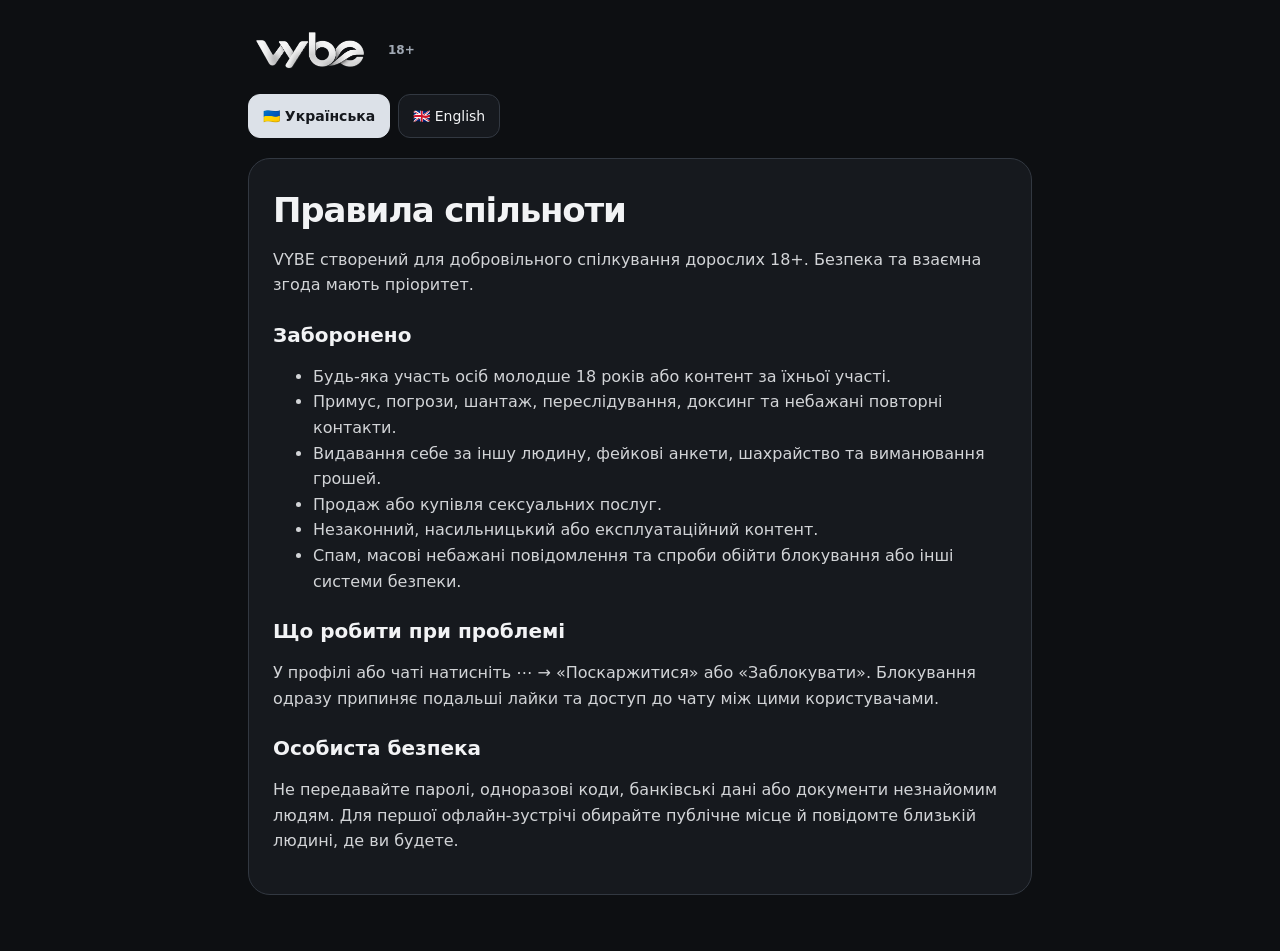
<file: community.html>
<!doctype html><html lang="uk"><head><meta charset="utf-8"><meta name="viewport" content="width=device-width,initial-scale=1"><title>VYBE — Community Rules</title><link rel="stylesheet" href="./legal.css?v=20261006-silver1"></head><body><main class="wrap"><div class="brand"><img src="./assets/vybe-wordmark.svg?v=20261010-brand2" width="128" height="51" alt="VYBE"><span>18+</span></div><div class="lang"><button data-set-lang="uk">🇺🇦 Українська</button><button data-set-lang="en">🇬🇧 English</button></div><section class="card" data-lang="uk"><h1>Правила спільноти</h1><p>VYBE створений для добровільного спілкування дорослих 18+. Безпека та взаємна згода мають пріоритет.</p><h2>Заборонено</h2><ul><li>Будь-яка участь осіб молодше 18 років або контент за їхньої участі.</li><li>Примус, погрози, шантаж, переслідування, доксинг та небажані повторні контакти.</li><li>Видавання себе за іншу людину, фейкові анкети, шахрайство та виманювання грошей.</li><li>Продаж або купівля сексуальних послуг.</li><li>Незаконний, насильницький або експлуатаційний контент.</li><li>Спам, масові небажані повідомлення та спроби обійти блокування або інші системи безпеки.</li></ul><h2>Що робити при проблемі</h2><p>У профілі або чаті натисніть ⋯ → «Поскаржитися» або «Заблокувати». Блокування одразу припиняє подальші лайки та доступ до чату між цими користувачами.</p><h2>Особиста безпека</h2><p>Не передавайте паролі, одноразові коди, банківські дані або документи незнайомим людям. Для першої офлайн-зустрічі обирайте публічне місце й повідомте близькій людині, де ви будете.</p></section><section class="card" data-lang="en"><h1>Community Rules</h1><p>VYBE is built for voluntary communication between adults aged 18+. Safety and mutual consent come first.</p><h2>Not allowed</h2><ul><li>Any participation by people under 18 or content involving minors.</li><li>Coercion, threats, blackmail, harassment, doxxing or repeated unwanted contact.</li><li>Impersonation, fake profiles, scams or attempts to obtain money fraudulently.</li><li>Buying or selling sexual services.</li><li>Illegal, violent or exploitative content.</li><li>Spam, mass unsolicited messages or attempts to bypass blocks and other safety systems.</li></ul><h2>If something goes wrong</h2><p>From a profile or chat, tap ⋯ → Report or Block. Blocking immediately prevents new likes and further chat access between those users.</p><h2>Personal safety</h2><p>Never share passwords, one-time codes, banking details or identity documents with strangers. For a first offline meeting, choose a public place and tell someone you trust where you will be.</p></section></main><script>let lang="uk";try{lang=JSON.parse(localStorage.getItem("vybeLanguage"))||"uk"}catch{};if(lang!=="en")lang="uk";function render(){document.documentElement.lang=lang;document.querySelectorAll("[data-lang]").forEach(x=>x.classList.toggle("active",x.dataset.lang===lang));document.querySelectorAll("[data-set-lang]").forEach(x=>x.classList.toggle("active",x.dataset.setLang===lang))}document.querySelectorAll("[data-set-lang]").forEach(x=>x.onclick=()=>{lang=x.dataset.setLang;localStorage.setItem("vybeLanguage",JSON.stringify(lang));render()});render();</script></body></html>
</file>
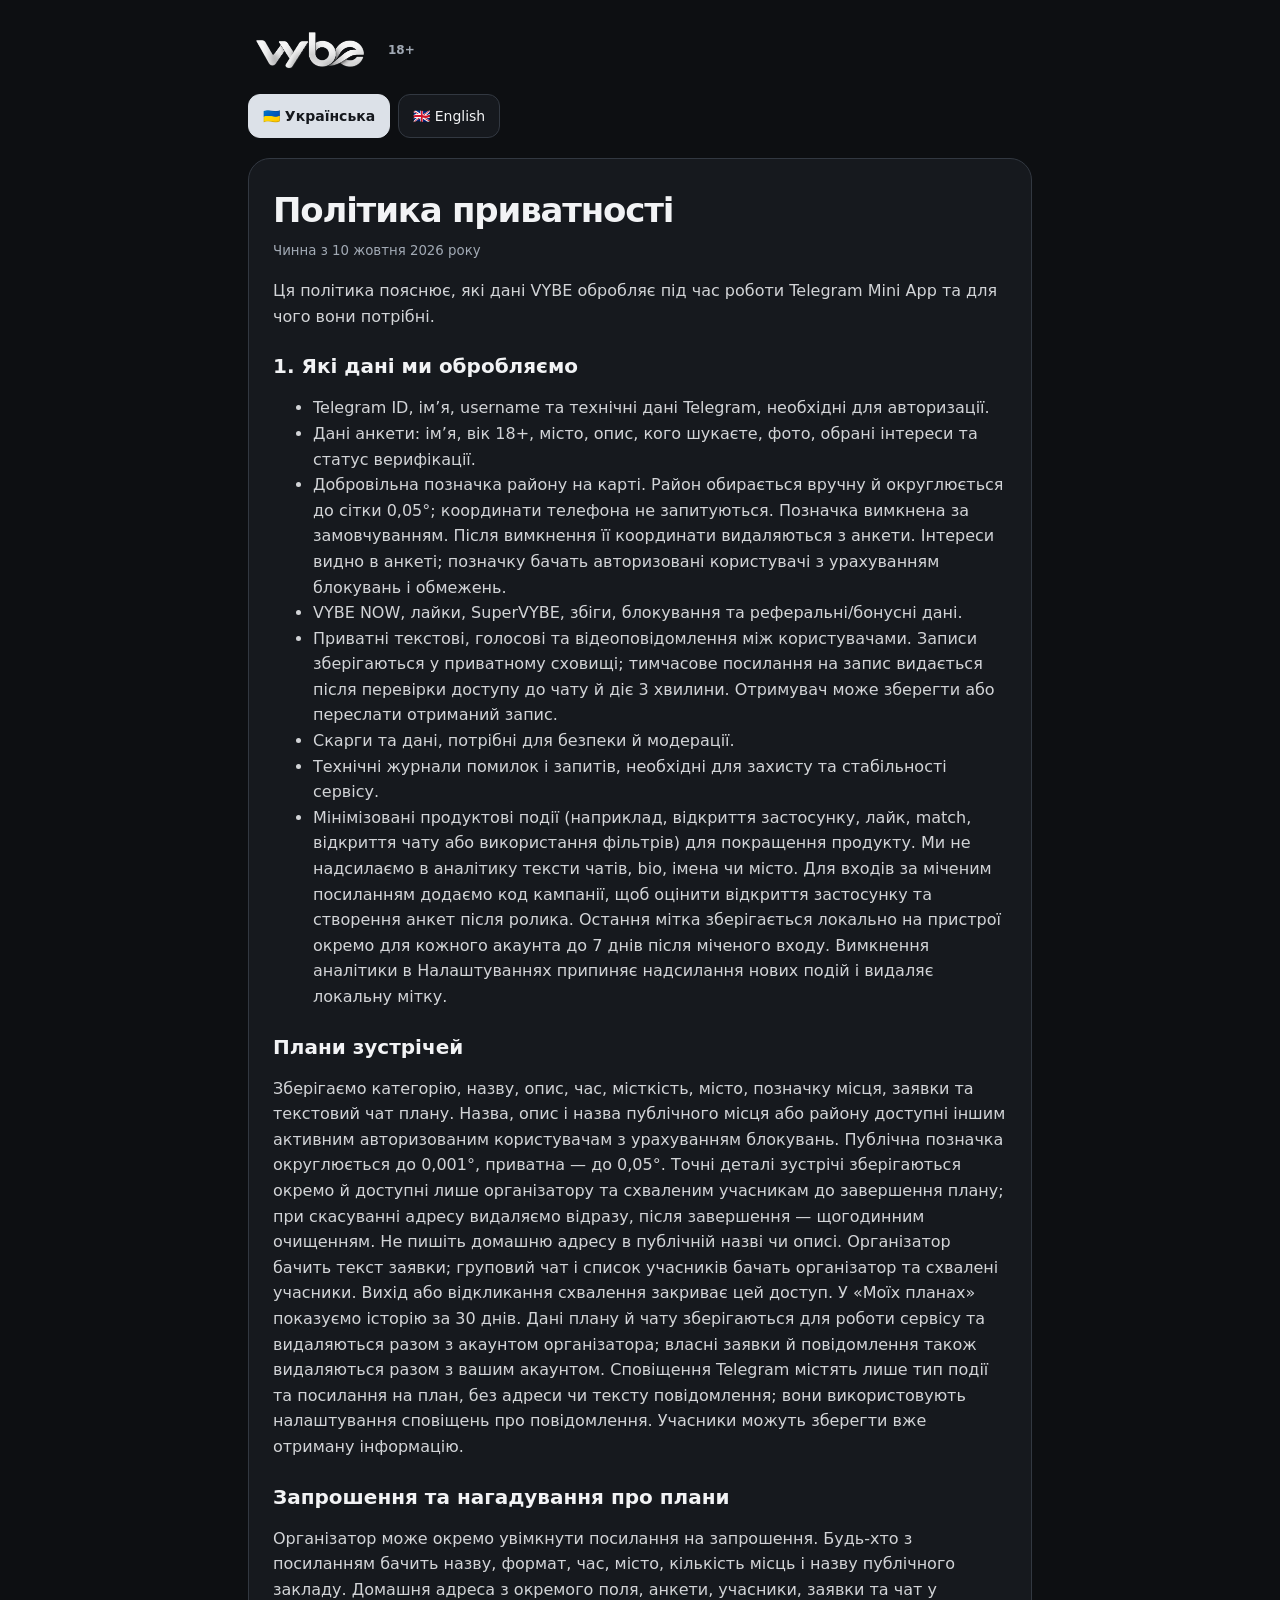
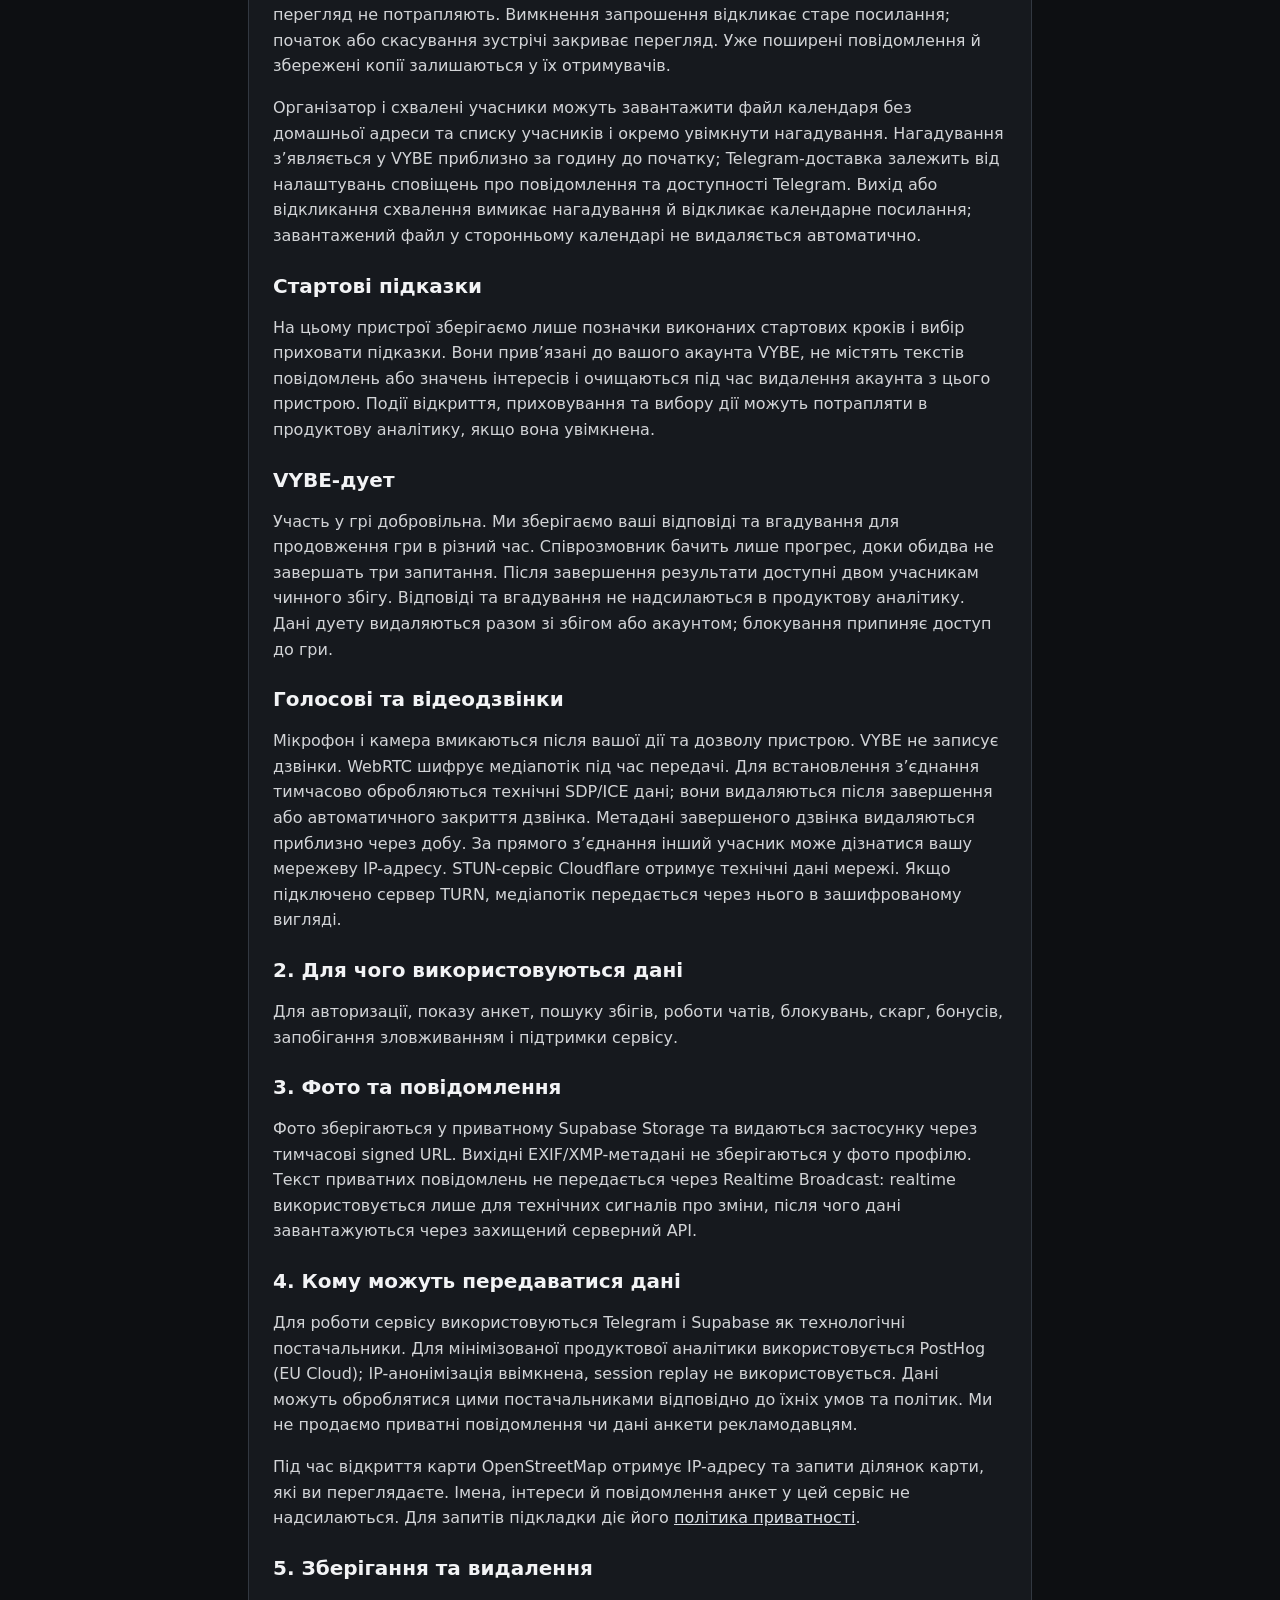
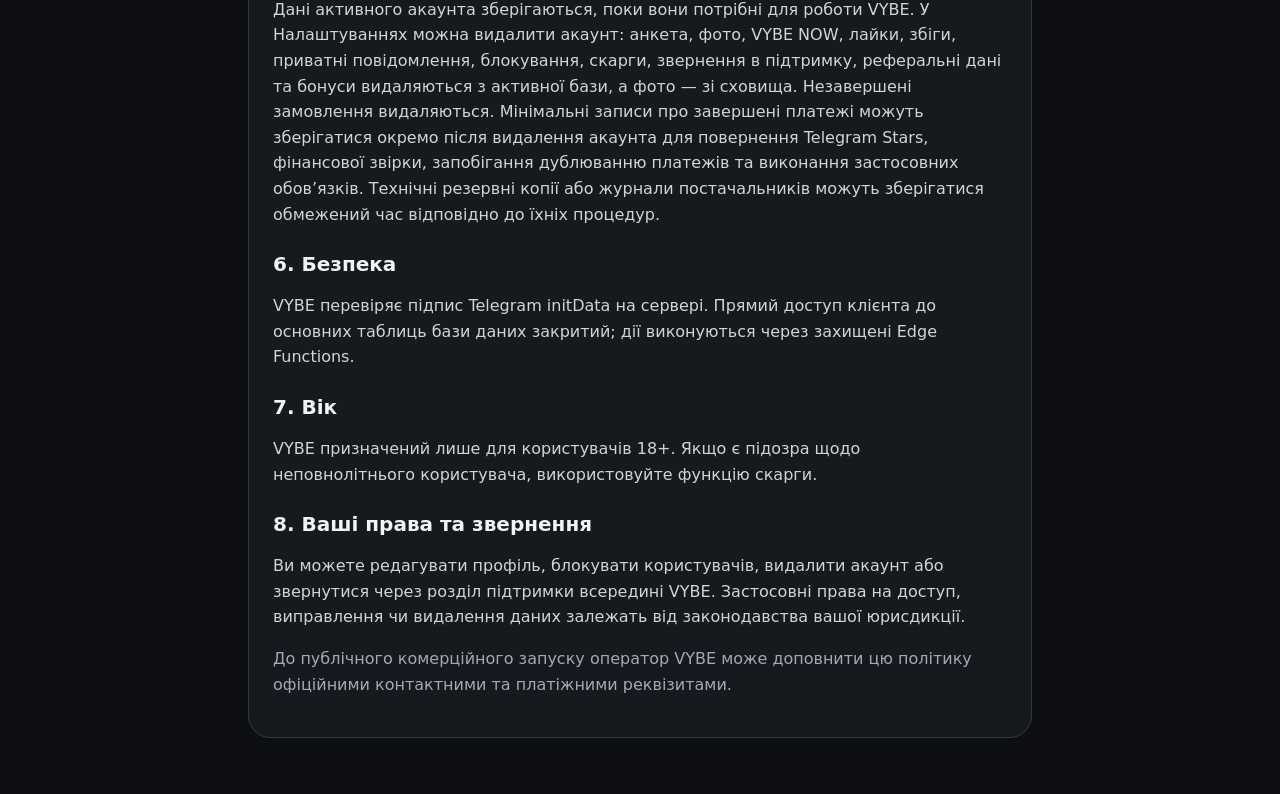
<file: privacy.html>
<!doctype html><html lang="uk"><head><meta charset="utf-8"><meta name="viewport" content="width=device-width,initial-scale=1"><title>VYBE — Privacy</title><link rel="stylesheet" href="./legal.css?v=20261006-silver1"></head><body><main class="wrap"><div class="brand"><img src="./assets/vybe-wordmark.svg?v=20261010-brand2" width="128" height="51" alt="VYBE"><span>18+</span></div><div class="lang"><button data-set-lang="uk">🇺🇦 Українська</button><button data-set-lang="en">🇬🇧 English</button></div><section class="card" data-lang="uk"><h1>Політика приватності</h1><small>Чинна з 10 жовтня 2026 року</small><p>Ця політика пояснює, які дані VYBE обробляє під час роботи Telegram Mini App та для чого вони потрібні.</p><h2>1. Які дані ми обробляємо</h2><ul><li>Telegram ID, ім’я, username та технічні дані Telegram, необхідні для авторизації.</li><li>Дані анкети: ім’я, вік 18+, місто, опис, кого шукаєте, фото, обрані інтереси та статус верифікації.</li><li>Добровільна позначка району на карті. Район обирається вручну й округлюється до сітки 0,05°; координати телефона не запитуються. Позначка вимкнена за замовчуванням. Після вимкнення її координати видаляються з анкети. Інтереси видно в анкеті; позначку бачать авторизовані користувачі з урахуванням блокувань і обмежень.</li><li>VYBE NOW, лайки, SuperVYBE, збіги, блокування та реферальні/бонусні дані.</li><li>Приватні текстові, голосові та відеоповідомлення між користувачами. Записи зберігаються у приватному сховищі; тимчасове посилання на запис видається після перевірки доступу до чату й діє 3 хвилини. Отримувач може зберегти або переслати отриманий запис.</li><li>Скарги та дані, потрібні для безпеки й модерації.</li><li>Технічні журнали помилок і запитів, необхідні для захисту та стабільності сервісу.</li><li>Мінімізовані продуктові події (наприклад, відкриття застосунку, лайк, match, відкриття чату або використання фільтрів) для покращення продукту. Ми не надсилаємо в аналітику тексти чатів, bio, імена чи місто. Для входів за міченим посиланням додаємо код кампанії, щоб оцінити відкриття застосунку та створення анкет після ролика. Остання мітка зберігається локально на пристрої окремо для кожного акаунта до 7 днів після міченого входу. Вимкнення аналітики в Налаштуваннях припиняє надсилання нових подій і видаляє локальну мітку.</li></ul><h2>Плани зустрічей</h2><p>Зберігаємо категорію, назву, опис, час, місткість, місто, позначку місця, заявки та текстовий чат плану. Назва, опис і назва публічного місця або району доступні іншим активним авторизованим користувачам з урахуванням блокувань. Публічна позначка округлюється до 0,001°, приватна — до 0,05°. Точні деталі зустрічі зберігаються окремо й доступні лише організатору та схваленим учасникам до завершення плану; при скасуванні адресу видаляємо відразу, після завершення — щогодинним очищенням. Не пишіть домашню адресу в публічній назві чи описі. Організатор бачить текст заявки; груповий чат і список учасників бачать організатор та схвалені учасники. Вихід або відкликання схвалення закриває цей доступ. У «Моїх планах» показуємо історію за 30 днів. Дані плану й чату зберігаються для роботи сервісу та видаляються разом з акаунтом організатора; власні заявки й повідомлення також видаляються разом з вашим акаунтом. Сповіщення Telegram містять лише тип події та посилання на план, без адреси чи тексту повідомлення; вони використовують налаштування сповіщень про повідомлення. Учасники можуть зберегти вже отриману інформацію.</p><h2>Запрошення та нагадування про плани</h2><p>Організатор може окремо увімкнути посилання на запрошення. Будь-хто з посиланням бачить назву, формат, час, місто, кількість місць і назву публічного закладу. Домашня адреса з окремого поля, анкети, учасники, заявки та чат у перегляд не потрапляють. Вимкнення запрошення відкликає старе посилання; початок або скасування зустрічі закриває перегляд. Уже поширені повідомлення й збережені копії залишаються у їх отримувачів.</p><p>Організатор і схвалені учасники можуть завантажити файл календаря без домашньої адреси та списку учасників і окремо увімкнути нагадування. Нагадування з’являється у VYBE приблизно за годину до початку; Telegram-доставка залежить від налаштувань сповіщень про повідомлення та доступності Telegram. Вихід або відкликання схвалення вимикає нагадування й відкликає календарне посилання; завантажений файл у сторонньому календарі не видаляється автоматично.</p><h2>Стартові підказки</h2><p>На цьому пристрої зберігаємо лише позначки виконаних стартових кроків і вибір приховати підказки. Вони прив’язані до вашого акаунта VYBE, не містять текстів повідомлень або значень інтересів і очищаються під час видалення акаунта з цього пристрою. Події відкриття, приховування та вибору дії можуть потрапляти в продуктову аналітику, якщо вона увімкнена.</p><h2>VYBE-дует</h2><p>Участь у грі добровільна. Ми зберігаємо ваші відповіді та вгадування для продовження гри в різний час. Співрозмовник бачить лише прогрес, доки обидва не завершать три запитання. Після завершення результати доступні двом учасникам чинного збігу. Відповіді та вгадування не надсилаються в продуктову аналітику. Дані дуету видаляються разом зі збігом або акаунтом; блокування припиняє доступ до гри.</p><h2>Голосові та відеодзвінки</h2><p>Мікрофон і камера вмикаються після вашої дії та дозволу пристрою. VYBE не записує дзвінки. WebRTC шифрує медіапотік під час передачі. Для встановлення з’єднання тимчасово обробляються технічні SDP/ICE дані; вони видаляються після завершення або автоматичного закриття дзвінка. Метадані завершеного дзвінка видаляються приблизно через добу. За прямого з’єднання інший учасник може дізнатися вашу мережеву IP-адресу. STUN-сервіс Cloudflare отримує технічні дані мережі. Якщо підключено сервер TURN, медіапотік передається через нього в зашифрованому вигляді.</p><h2>2. Для чого використовуються дані</h2><p>Для авторизації, показу анкет, пошуку збігів, роботи чатів, блокувань, скарг, бонусів, запобігання зловживанням і підтримки сервісу.</p><h2>3. Фото та повідомлення</h2><p>Фото зберігаються у приватному Supabase Storage та видаються застосунку через тимчасові signed URL. Вихідні EXIF/XMP-метадані не зберігаються у фото профілю. Текст приватних повідомлень не передається через Realtime Broadcast: realtime використовується лише для технічних сигналів про зміни, після чого дані завантажуються через захищений серверний API.</p><h2>4. Кому можуть передаватися дані</h2><p>Для роботи сервісу використовуються Telegram і Supabase як технологічні постачальники. Для мінімізованої продуктової аналітики використовується PostHog (EU Cloud); IP-анонімізація ввімкнена, session replay не використовується. Дані можуть оброблятися цими постачальниками відповідно до їхніх умов та політик. Ми не продаємо приватні повідомлення чи дані анкети рекламодавцям.</p><p>Під час відкриття карти OpenStreetMap отримує IP-адресу та запити ділянок карти, які ви переглядаєте. Імена, інтереси й повідомлення анкет у цей сервіс не надсилаються. Для запитів підкладки діє його <a href="https://wiki.osmfoundation.org/wiki/Privacy_Policy" target="_blank" rel="noopener">політика приватності</a>.</p><h2>5. Зберігання та видалення</h2><p>Дані активного акаунта зберігаються, поки вони потрібні для роботи VYBE. У Налаштуваннях можна видалити акаунт: анкета, фото, VYBE NOW, лайки, збіги, приватні повідомлення, блокування, скарги, звернення в підтримку, реферальні дані та бонуси видаляються з активної бази, а фото — зі сховища. Незавершені замовлення видаляються. Мінімальні записи про завершені платежі можуть зберігатися окремо після видалення акаунта для повернення Telegram Stars, фінансової звірки, запобігання дублюванню платежів та виконання застосовних обов’язків. Технічні резервні копії або журнали постачальників можуть зберігатися обмежений час відповідно до їхніх процедур.</p><h2>6. Безпека</h2><p>VYBE перевіряє підпис Telegram initData на сервері. Прямий доступ клієнта до основних таблиць бази даних закритий; дії виконуються через захищені Edge Functions.</p><h2>7. Вік</h2><p>VYBE призначений лише для користувачів 18+. Якщо є підозра щодо неповнолітнього користувача, використовуйте функцію скарги.</p><h2>8. Ваші права та звернення</h2><p>Ви можете редагувати профіль, блокувати користувачів, видалити акаунт або звернутися через розділ підтримки всередині VYBE. Застосовні права на доступ, виправлення чи видалення даних залежать від законодавства вашої юрисдикції.</p><p class="muted">До публічного комерційного запуску оператор VYBE може доповнити цю політику офіційними контактними та платіжними реквізитами.</p></section><section class="card" data-lang="en"><h1>Privacy Policy</h1><small>Effective October 10, 2026</small><p>This policy explains what data VYBE processes when you use the Telegram Mini App and why it is needed.</p><h2>1. Data we process</h2><ul><li>Telegram ID, name, username and Telegram technical data required for authorization.</li><li>Profile data: name, age 18+, city, bio, who you are looking for, photo, selected interests and verification status.</li><li>An optional area marker on the map. You choose the area manually; it is rounded to a 0.05° grid. Device location is not requested. Map visibility is off by default. Disabling it removes its coordinates from your profile. Interests are shown on the profile; area markers are available to authorized users subject to blocks and restrictions.</li><li>VYBE NOW, likes, SuperVYBE, matches, blocks and referral/reward data.</li><li>Private text, voice and video messages between users. Recordings are kept in private storage; a temporary recording link is issued after chat authorization and expires after 3 minutes. A recipient may save or forward a received recording.</li><li>Reports and data required for safety and moderation.</li><li>Technical request and error logs required for service security and stability.</li><li>Minimized product events (for example app open, like, match, chat open or filter use) to improve the product. We do not send chat text, bio, names or city to product analytics. Entries through a tagged link also include a campaign code to measure app opens and new profiles after a video. The latest tag is kept locally on the device, separately for each account, for up to 7 days after a tagged entry. Turning analytics off in Settings stops new events and removes the local tag.</li></ul><h2>Meetup plans</h2><p>We store the category, title, description, time, capacity, city, map pin, requests and text chat for a plan. Public plan information is available to active authorized users, subject to blocks. Public pins are rounded to 0.001° and private pins to 0.05°. Meeting details are stored separately and available only to the host and approved members until the plan ends. Cancellation deletes the address immediately; expired addresses are deleted by hourly cleanup. Keep your home address out of public titles and descriptions. Only the host sees request notes; the host and approved members see the group chat and member list. Leaving or revoking approval closes this access. My plans shows the last 30 days of history. Plan and chat data are retained to operate the service and removed when the host deletes their account; your own requests and messages are also removed when you delete your account. Telegram notifications contain the event type and plan link without addresses or message text, and use your message notification preference. Members may save information they have already received.</p><h2>Plan invitations and reminders</h2><p>A host can explicitly enable an invitation link. Anyone with the link can view the title, category, time, city, seat count and public venue name. Separately stored home addresses, profiles, members, applications and discussion are omitted. Disabling the invitation revokes its old link; starting or cancelling the meetup closes the preview. Already shared messages or saved copies remain with their recipients.</p><p>Hosts and approved members can download a calendar file without home addresses or member lists and separately enable a reminder. Reminders appear in VYBE about an hour before the meetup; Telegram delivery follows message notification preferences and Telegram availability. Leaving or losing approval disables reminders and revokes the calendar link. Downloaded events in third-party calendars are not automatically removed.</p><h2>Start suggestions</h2><p>This device stores only completed-start-step flags and your choice to hide suggestions. They are scoped to your VYBE account, contain no message text or interest values, and are cleared when you delete your account from this device. Opening, hiding and action-choice events may be sent to product analytics if it is enabled.</p><h2>VYBE duet</h2><p>Playing is optional. We store your answers and guesses so you can continue at different times. Your partner sees only your progress until you both finish all three questions. Completed results are available only to the two participants of the current match. Answers and guesses are not sent to product analytics. Duet data is deleted with the match or account; blocking stops access to the game.</p><h2>Voice and video calls</h2><p>The microphone and camera activate after your action and device permission. VYBE does not record calls. WebRTC encrypts the media stream in transit. Technical SDP/ICE data is processed temporarily to connect the call and deleted when the call ends or expires. Ended call metadata is deleted after about a day. With a direct connection, the other participant may learn your network IP address. Cloudflare STUN receives technical network data. When TURN is configured, it forwards an encrypted media stream.</p><h2>2. Why we use the data</h2><p>To authorize users, display profiles, find matches, operate chats, blocks, reports and rewards, prevent abuse and support the service.</p><h2>3. Photos and messages</h2><p>Photos are stored in private Supabase Storage and are served to the app through time-limited signed URLs. Original EXIF/XMP metadata is not retained in profile photos. Private message text is not sent through Realtime Broadcast: realtime is used only for technical change signals, after which data is fetched through the protected server API.</p><h2>4. Service providers</h2><p>VYBE uses Telegram and Supabase as technology providers. PostHog (EU Cloud) is used for minimized product analytics; IP anonymization is enabled and session replay is not used. These providers may process data under their own terms and policies. We do not sell private messages or profile data to advertisers.</p><p>When you open the map, OpenStreetMap receives your IP address and the map tiles you view. Profile names, interests and messages are not sent to OpenStreetMap. Its <a href="https://wiki.osmfoundation.org/wiki/Privacy_Policy" target="_blank" rel="noopener">privacy policy</a> applies to tile requests.</p><h2>5. Retention and deletion</h2><p>Active-account data is kept while needed to operate VYBE. You can delete your account in Settings: your profile, photo, VYBE NOW, likes, matches, private messages, blocks, reports, support requests, referral data and rewards are removed from the active database, and the profile photo is removed from storage. Unfinished orders are deleted. Minimal records of completed payments may be retained separately after account deletion for Telegram Stars refunds, financial reconciliation, duplicate-payment prevention and applicable obligations. Technical backups or provider logs may remain for a limited period under provider procedures.</p><h2>6. Security</h2><p>VYBE verifies Telegram initData signatures on the server. Direct client access to the main database tables is blocked; operations are performed through protected Edge Functions.</p><h2>7. Age</h2><p>VYBE is for users aged 18+ only. If you suspect a user is underage, use the report function.</p><h2>8. Your choices and rights</h2><p>You can edit your profile, block users, delete your account or contact support inside VYBE. Applicable access, correction and deletion rights depend on the law in your jurisdiction.</p><p class="muted">Before a public commercial launch, the VYBE operator may add formal contact and payment information to this policy.</p></section></main><script>let lang="uk";try{lang=JSON.parse(localStorage.getItem("vybeLanguage"))||"uk"}catch{};if(lang!=="en")lang="uk";function render(){document.documentElement.lang=lang;document.querySelectorAll("[data-lang]").forEach(x=>x.classList.toggle("active",x.dataset.lang===lang));document.querySelectorAll("[data-set-lang]").forEach(x=>x.classList.toggle("active",x.dataset.setLang===lang))}document.querySelectorAll("[data-set-lang]").forEach(x=>x.onclick=()=>{lang=x.dataset.setLang;localStorage.setItem("vybeLanguage",JSON.stringify(lang));render()});render();</script></body></html>
</file>
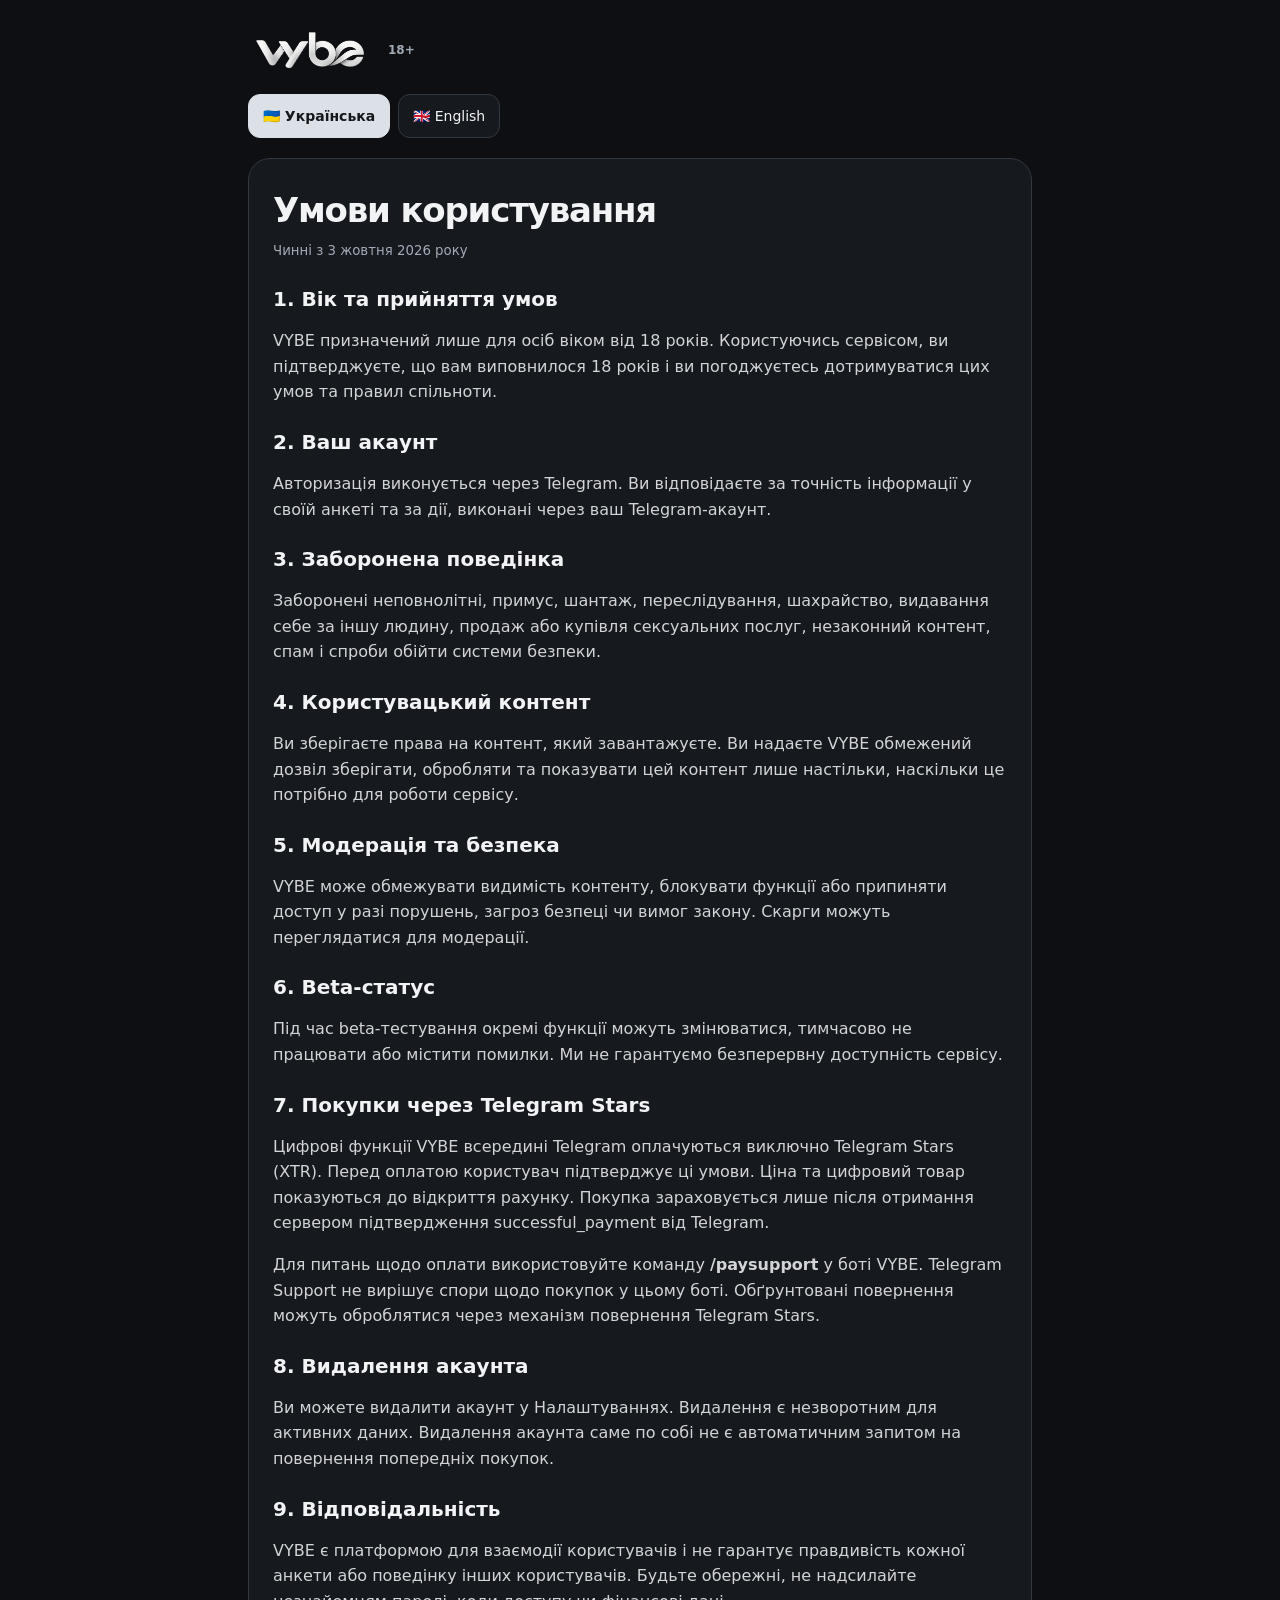
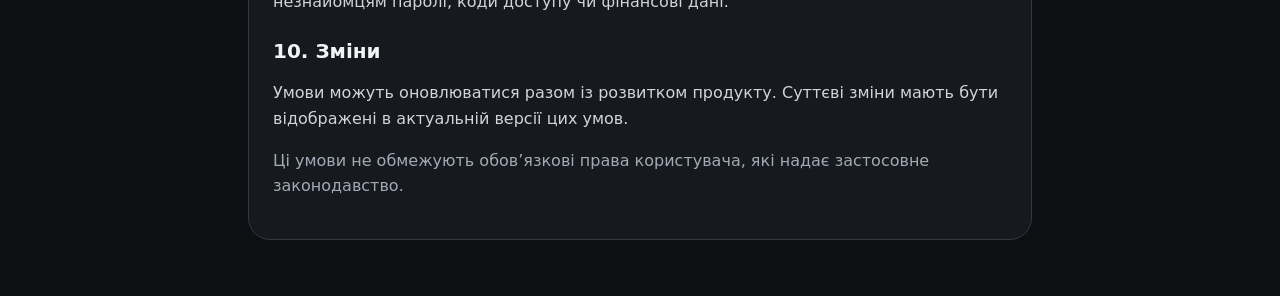
<file: terms.html>
<!doctype html><html lang="uk"><head><meta charset="utf-8"><meta name="viewport" content="width=device-width,initial-scale=1"><title>VYBE — Terms</title><link rel="stylesheet" href="./legal.css?v=20261006-silver1"></head><body><main class="wrap"><div class="brand"><img src="./assets/vybe-wordmark.svg?v=20261010-brand2" width="128" height="51" alt="VYBE"><span>18+</span></div><div class="lang"><button data-set-lang="uk">🇺🇦 Українська</button><button data-set-lang="en">🇬🇧 English</button></div><section class="card" data-lang="uk"><h1>Умови користування</h1><small>Чинні з 3 жовтня 2026 року</small><h2>1. Вік та прийняття умов</h2><p>VYBE призначений лише для осіб віком від 18 років. Користуючись сервісом, ви підтверджуєте, що вам виповнилося 18 років і ви погоджуєтесь дотримуватися цих умов та правил спільноти.</p><h2>2. Ваш акаунт</h2><p>Авторизація виконується через Telegram. Ви відповідаєте за точність інформації у своїй анкеті та за дії, виконані через ваш Telegram-акаунт.</p><h2>3. Заборонена поведінка</h2><p>Заборонені неповнолітні, примус, шантаж, переслідування, шахрайство, видавання себе за іншу людину, продаж або купівля сексуальних послуг, незаконний контент, спам і спроби обійти системи безпеки.</p><h2>4. Користувацький контент</h2><p>Ви зберігаєте права на контент, який завантажуєте. Ви надаєте VYBE обмежений дозвіл зберігати, обробляти та показувати цей контент лише настільки, наскільки це потрібно для роботи сервісу.</p><h2>5. Модерація та безпека</h2><p>VYBE може обмежувати видимість контенту, блокувати функції або припиняти доступ у разі порушень, загроз безпеці чи вимог закону. Скарги можуть переглядатися для модерації.</p><h2>6. Beta-статус</h2><p>Під час beta-тестування окремі функції можуть змінюватися, тимчасово не працювати або містити помилки. Ми не гарантуємо безперервну доступність сервісу.</p><h2>7. Покупки через Telegram Stars</h2><p>Цифрові функції VYBE всередині Telegram оплачуються виключно Telegram Stars (XTR). Перед оплатою користувач підтверджує ці умови. Ціна та цифровий товар показуються до відкриття рахунку. Покупка зараховується лише після отримання сервером підтвердження successful_payment від Telegram.</p><p>Для питань щодо оплати використовуйте команду <b>/paysupport</b> у боті VYBE. Telegram Support не вирішує спори щодо покупок у цьому боті. Обґрунтовані повернення можуть оброблятися через механізм повернення Telegram Stars.</p><h2>8. Видалення акаунта</h2><p>Ви можете видалити акаунт у Налаштуваннях. Видалення є незворотним для активних даних. Видалення акаунта саме по собі не є автоматичним запитом на повернення попередніх покупок.</p><h2>9. Відповідальність</h2><p>VYBE є платформою для взаємодії користувачів і не гарантує правдивість кожної анкети або поведінку інших користувачів. Будьте обережні, не надсилайте незнайомцям паролі, коди доступу чи фінансові дані.</p><h2>10. Зміни</h2><p>Умови можуть оновлюватися разом із розвитком продукту. Суттєві зміни мають бути відображені в актуальній версії цих умов.</p><p class="muted">Ці умови не обмежують обов’язкові права користувача, які надає застосовне законодавство.</p></section><section class="card" data-lang="en"><h1>Terms of Use</h1><small>Effective October 3, 2026</small><h2>1. Age and acceptance</h2><p>VYBE is for people aged 18+ only. By using the service, you confirm that you are at least 18 and agree to follow these terms and the Community Rules.</p><h2>2. Your account</h2><p>Authorization is provided through Telegram. You are responsible for the accuracy of your profile information and for actions performed through your Telegram account.</p><h2>3. Prohibited behavior</h2><p>Minors, coercion, blackmail, harassment, scams, impersonation, buying or selling sexual services, illegal content, spam and attempts to bypass safety systems are prohibited.</p><h2>4. User content</h2><p>You retain rights to content you upload. You grant VYBE a limited permission to store, process and display that content only as needed to operate the service.</p><h2>5. Moderation and safety</h2><p>VYBE may limit content visibility, restrict features or terminate access for violations, safety risks or legal requirements. Reports may be reviewed for moderation.</p><h2>6. Beta status</h2><p>During beta testing, features may change, temporarily fail or contain errors. Continuous availability is not guaranteed.</p><h2>7. Purchases with Telegram Stars</h2><p>Digital VYBE features inside Telegram are paid for exclusively with Telegram Stars (XTR). Before paying, users confirm these terms. The price and digital item are shown before the invoice opens. A purchase is granted only after the server receives Telegram's successful_payment confirmation.</p><p>For payment issues, use <b>/paysupport</b> in the VYBE bot. Telegram Support cannot resolve disputes for purchases made from this bot. Legitimate refunds may be processed through Telegram Stars' refund mechanism.</p><h2>8. Account deletion</h2><p>You can delete your account in Settings. Deletion of active data is irreversible. Deleting an account does not by itself automatically request a refund for previous purchases.</p><h2>9. Responsibility</h2><p>VYBE is a platform for user interaction and cannot guarantee the truth of every profile or the behavior of other users. Use caution and never send strangers passwords, access codes or financial information.</p><h2>10. Changes</h2><p>These terms may be updated as the product evolves. Material changes should be reflected in the current version of these terms.</p><p class="muted">These terms do not limit mandatory user rights provided by applicable law.</p></section></main><script>let lang="uk";try{lang=JSON.parse(localStorage.getItem("vybeLanguage"))||"uk"}catch{};if(lang!=="en")lang="uk";function render(){document.documentElement.lang=lang;document.querySelectorAll("[data-lang]").forEach(x=>x.classList.toggle("active",x.dataset.lang===lang));document.querySelectorAll("[data-set-lang]").forEach(x=>x.classList.toggle("active",x.dataset.setLang===lang))}document.querySelectorAll("[data-set-lang]").forEach(x=>x.onclick=()=>{lang=x.dataset.setLang;localStorage.setItem("vybeLanguage",JSON.stringify(lang));render()});render();</script></body></html>
</file>
<file: legal.css>
/* VYBE shared brand palette. */
:root{color-scheme:dark;--bg:#0d0f12;--card:#16191e;--surface:#20242b;--surface2:#2a3038;--text:#f2f3f5;--muted:#a2aab5;--line:#323841;--accent:#dce1e8;--accent2:#b8c1cc;--accent-ink:#15181d;--accent-soft:#dce1e814;--green:#94bbaa}
*{box-sizing:border-box}
body{margin:0;background:var(--bg);color:var(--text);font-family:Inter,system-ui,-apple-system,Segoe UI,sans-serif;line-height:1.6;-webkit-font-smoothing:antialiased}
.wrap{max-width:820px;margin:auto;padding:28px 18px 56px}
.brand{display:flex;align-items:center;gap:12px;color:var(--muted);font-size:12px;font-weight:650}
.brand img{display:block;width:128px;height:auto;mix-blend-mode:screen}
.card{margin-top:16px;padding:24px;border:1px solid var(--line);border-radius:22px;background:var(--card)}
h1{font-size:34px;line-height:1.15;letter-spacing:-.035em;margin:8px 0 6px;overflow-wrap:anywhere}
h2{font-size:20px;line-height:1.3;margin:24px 0 8px}
p,li{color:#d2d4d7}
small,.muted{color:var(--muted)}
a{color:var(--accent)}
.lang{display:flex;gap:8px;margin:20px 0}
.lang button{border:1px solid var(--line);background:var(--card);color:var(--text);border-radius:12px;padding:10px 14px;font:inherit;font-size:14px;cursor:pointer}
.lang button.active{background:var(--accent);color:var(--accent-ink);border-color:var(--accent);font-weight:650}
button:focus-visible,a:focus-visible{outline:2px solid var(--accent);outline-offset:4px}
.back{display:inline-block;margin-top:18px;padding:10px 14px;border:1px solid var(--line);border-radius:12px;text-decoration:none}
[data-lang]{display:none}[data-lang].active{display:block}
@media(max-width:360px){.card{padding:20px}h1{font-size:28px}.lang{gap:6px}.lang button{padding:9px 11px}}
</file>
